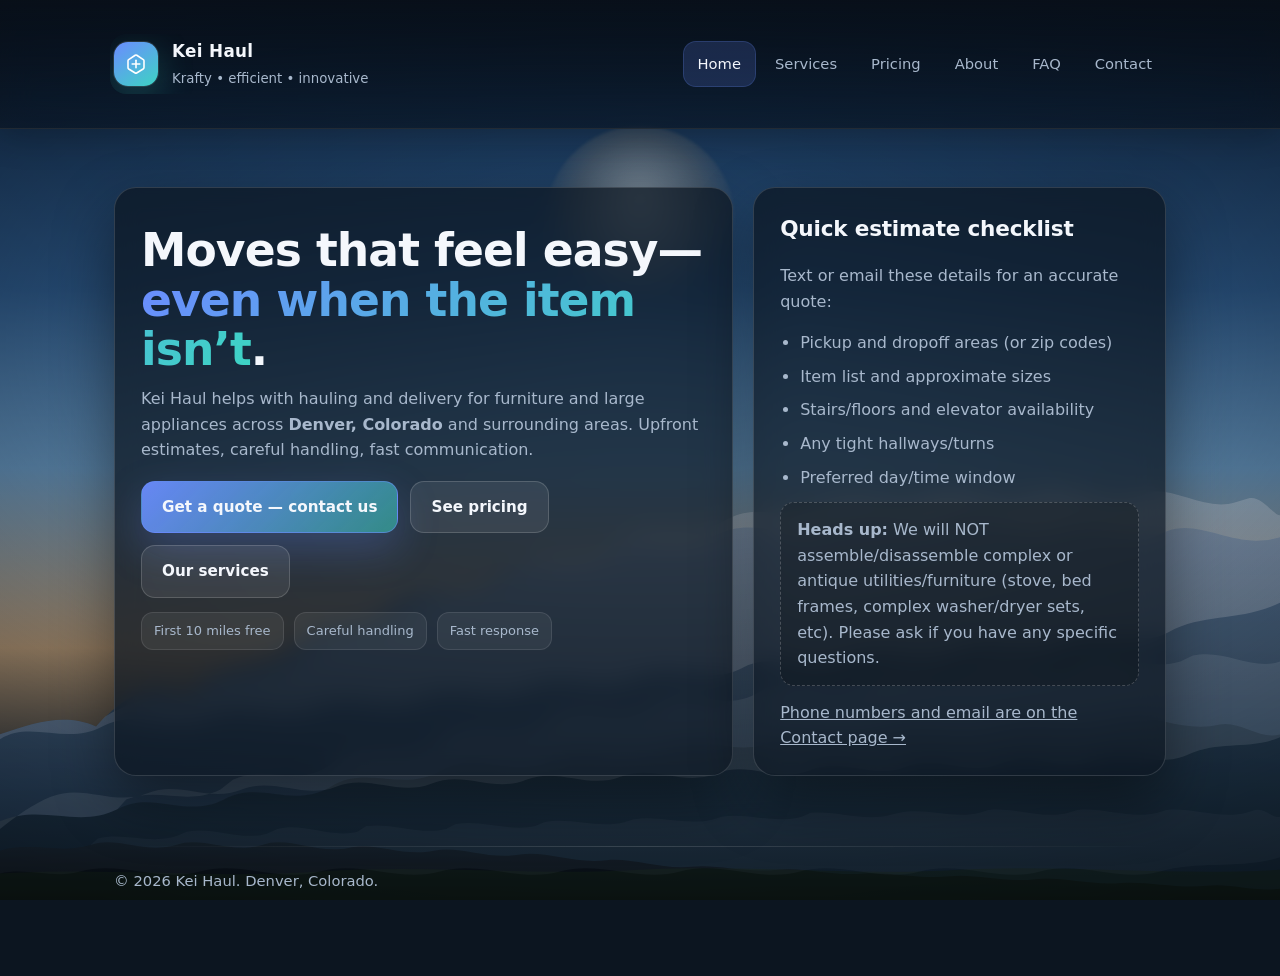
<file: index.html>
<!doctype html>
<html lang="en">
<head>
  <meta charset="utf-8" />
  <meta name="viewport" content="width=device-width,initial-scale=1" />
  <meta name="description" content="Kei Haul — appliance and furniture moves in Denver, CO and beyond." />
  <title>Kei Haul | Denver Hauling and Appliance Moves</title>
  <link rel="stylesheet" href="css/site.css" />
</head>
<body>
  <div class="mountain-backdrop" aria-hidden="true">
    <div class="mb-sky"></div>
    <div class="mb-sun" data-parallax-sun="0.45"></div>
    <div class="mb-layer mb-far" data-parallax="0.12"></div>
    <div class="mb-layer mb-mid" data-parallax="0.24"></div>
    <div class="mb-layer mb-near" data-parallax="0.38"></div>
    <div class="mb-vignette"></div>
  </div>
  <header>
    <div class="wrap">
      <div class="nav">
        <a class="brand ui-hover ui-hover--panel" href="index.html" aria-label="Kei Haul home">
          <span class="mark" aria-hidden="true">
            <svg viewBox="0 0 24 24" fill="none" xmlns="http://www.w3.org/2000/svg">
              <path d="M4 15.5V8.8c0-.5.25-.97.67-1.25l6.5-4.3c.5-.33 1.15-.33 1.65 0l6.5 4.3c.42.28.67.75.67 1.25v6.7c0 .62-.33 1.2-.86 1.52l-6.5 3.95c-.43.26-.97.26-1.4 0l-6.5-3.95A1.78 1.78 0 0 1 4 15.5Z" stroke="white" stroke-width="1.6"/>
              <path d="M8.2 12h7.6" stroke="white" stroke-width="1.6" stroke-linecap="round"/>
              <path d="M12 8.2v7.6" stroke="white" stroke-width="1.6" stroke-linecap="round"/>
            </svg>
          </span>
          <span>
            <b>Kei Haul</b><br />
            <small class="muted">Krafty • efficient • innovative</small>
          </span>
        </a>

        <nav class="links" aria-label="Site navigation">
          <a class="ui-hover" href="index.html" aria-current="page">Home</a>
          <a class="ui-hover" href="services.html">Services</a>
          <a class="ui-hover" href="pricing.html">Pricing</a>
          <a class="ui-hover" href="about.html">About</a>
          <a class="ui-hover" href="faq.html">FAQ</a>
          <a class="ui-hover" href="contact.html">Contact</a>
        </nav>
      </div>
    </div>
  </header>

  <main id="top" class="wrap">
    <section style="padding-top:34px">
      <div class="grid">
        <div class="card ui-hover ui-hover--panel"><div class="pad">
          <h1>Moves that feel easy—<span class="accent-gradient">even when the item isn’t</span>.</h1>
          <p class="muted" style="font-size:16px;max-width:62ch;margin-top:0">Kei Haul helps with hauling and delivery for furniture and large appliances across <b>Denver, Colorado</b> and surrounding areas. Upfront estimates, careful handling, fast communication.</p>
          <div class="cta">
            <a class="btn primary ui-hover" href="contact.html">Get a quote — contact us</a>
            <a class="btn ui-hover" href="pricing.html">See pricing</a>
            <a class="btn ui-hover" href="services.html">Our services</a>
          </div>
          <div style="margin-top:14px; display:flex; gap:10px; flex-wrap:wrap">
            <span class="hero-chip ui-hover">First 10 miles free</span>
            <span class="hero-chip ui-hover">Careful handling</span>
            <span class="hero-chip ui-hover">Fast response</span>
          </div>
        </div></div>

        <div class="card ui-hover ui-hover--panel"><div class="pad">
          <h2 style="margin-top:0">Quick estimate checklist</h2>
          <p class="muted">Text or email these details for an accurate quote:</p>
          <ul class="list">
            <li>Pickup and dropoff areas (or zip codes)</li>
            <li>Item list and approximate sizes</li>
            <li>Stairs/floors and elevator availability</li>
            <li>Any tight hallways/turns</li>
            <li>Preferred day/time window</li>
          </ul>
          <div class="note"><b>Heads up:</b> We will NOT assemble/disassemble complex or antique utilities/furniture (stove, bed frames, complex washer/dryer sets, etc). Please ask if you have any specific questions.</div>
          <p class="muted" style="margin:14px 0 0"><a href="contact.html">Phone numbers and email are on the Contact page →</a></p>
        </div></div>
      </div>
    </section>
    <footer>
      <div class="hr"></div>
      <div class="muted">© <span id="y"></span> Kei Haul. Denver, Colorado.</div>
    </footer>
  </main>

  <script src="js/parallax.js"></script>
  <script>document.getElementById('y').textContent = new Date().getFullYear();</script>
</body>
</html>
</file>
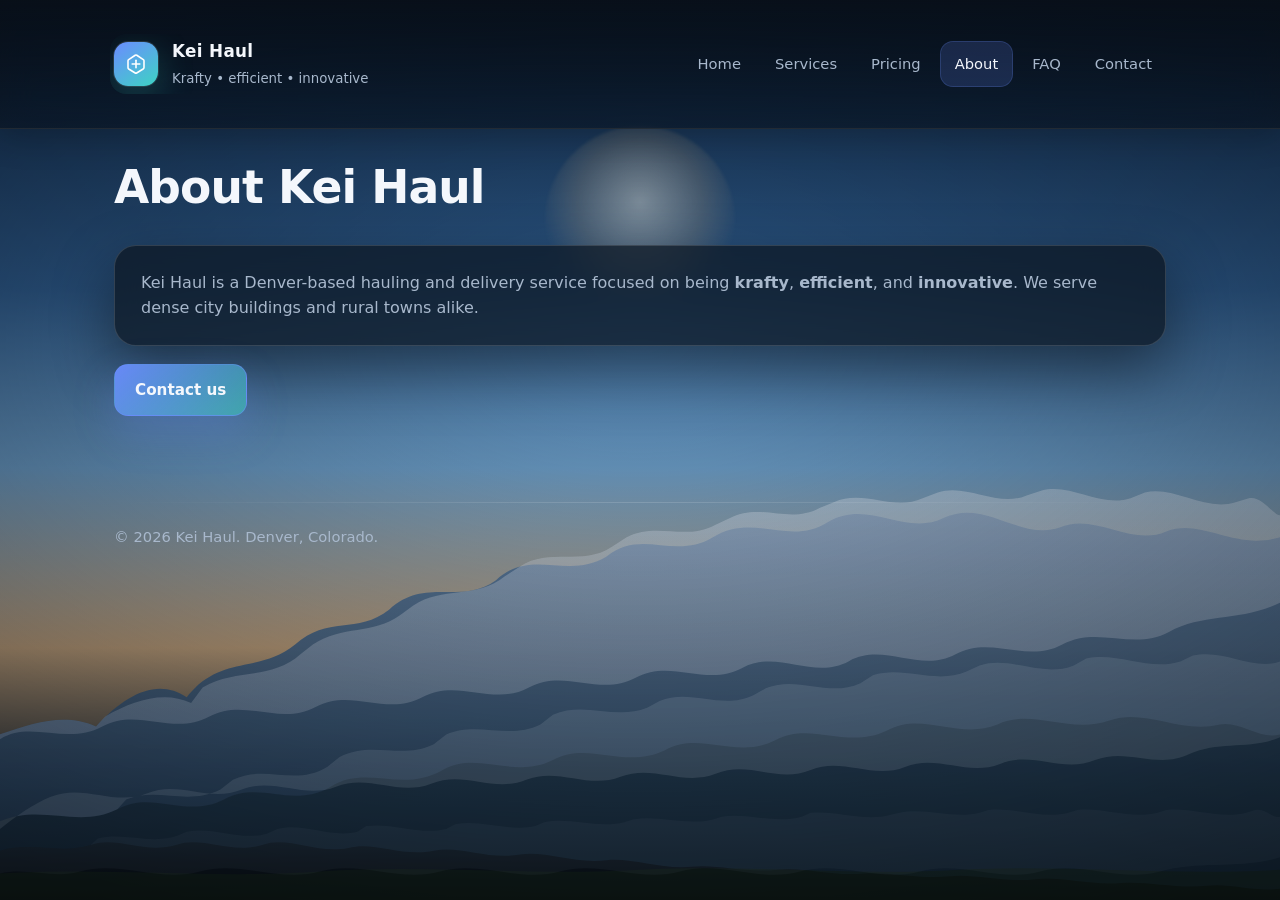
<file: about.html>
<!doctype html>
<html lang="en">
<head>
  <meta charset="utf-8" />
  <meta name="viewport" content="width=device-width,initial-scale=1" />
  <meta name="description" content="About Kei Haul — Denver hauling and delivery." />
  <title>About | Kei Haul</title>
  <link rel="stylesheet" href="css/site.css" />
</head>
<body>
  <div class="mountain-backdrop" aria-hidden="true">
    <div class="mb-sky"></div>
    <div class="mb-sun" data-parallax-sun="0.45"></div>
    <div class="mb-layer mb-far" data-parallax="0.12"></div>
    <div class="mb-layer mb-mid" data-parallax="0.24"></div>
    <div class="mb-layer mb-near" data-parallax="0.38"></div>
    <div class="mb-vignette"></div>
  </div>
  <header>
    <div class="wrap">
      <div class="nav">
        <a class="brand ui-hover ui-hover--panel" href="index.html" aria-label="Kei Haul home">
          <span class="mark" aria-hidden="true">
            <svg viewBox="0 0 24 24" fill="none" xmlns="http://www.w3.org/2000/svg">
              <path d="M4 15.5V8.8c0-.5.25-.97.67-1.25l6.5-4.3c.5-.33 1.15-.33 1.65 0l6.5 4.3c.42.28.67.75.67 1.25v6.7c0 .62-.33 1.2-.86 1.52l-6.5 3.95c-.43.26-.97.26-1.4 0l-6.5-3.95A1.78 1.78 0 0 1 4 15.5Z" stroke="white" stroke-width="1.6"/>
              <path d="M8.2 12h7.6" stroke="white" stroke-width="1.6" stroke-linecap="round"/>
              <path d="M12 8.2v7.6" stroke="white" stroke-width="1.6" stroke-linecap="round"/>
            </svg>
          </span>
          <span><b>Kei Haul</b><br /><small class="muted">Krafty • efficient • innovative</small></span>
        </a>
        <nav class="links" aria-label="Site navigation">
          <a class="ui-hover" href="index.html">Home</a>
          <a class="ui-hover" href="services.html">Services</a>
          <a class="ui-hover" href="pricing.html">Pricing</a>
          <a class="ui-hover" href="about.html" aria-current="page">About</a>
          <a class="ui-hover" href="faq.html">FAQ</a>
          <a class="ui-hover" href="contact.html">Contact</a>
        </nav>
      </div>
    </div>
  </header>

  <main class="wrap">
    <h1 class="page-title">About Kei Haul</h1>
    <section>
      <div class="card ui-hover ui-hover--panel"><div class="pad">
        <p class="muted" style="margin:0">Kei Haul is a Denver-based hauling and delivery service focused on being <b>krafty</b>, <b>efficient</b>, and <b>innovative</b>. We serve dense city buildings and rural towns alike.</p>
      </div></div>
      <p style="margin-top:18px"><a class="btn primary ui-hover" href="contact.html">Contact us</a></p>
    </section>
    <footer>
      <div class="hr"></div>
      <div class="muted">© <span id="y"></span> Kei Haul. Denver, Colorado.</div>
    </footer>
  </main>
  <script src="js/parallax.js"></script>
  <script>document.getElementById('y').textContent = new Date().getFullYear();</script>
</body>
</html>
</file>
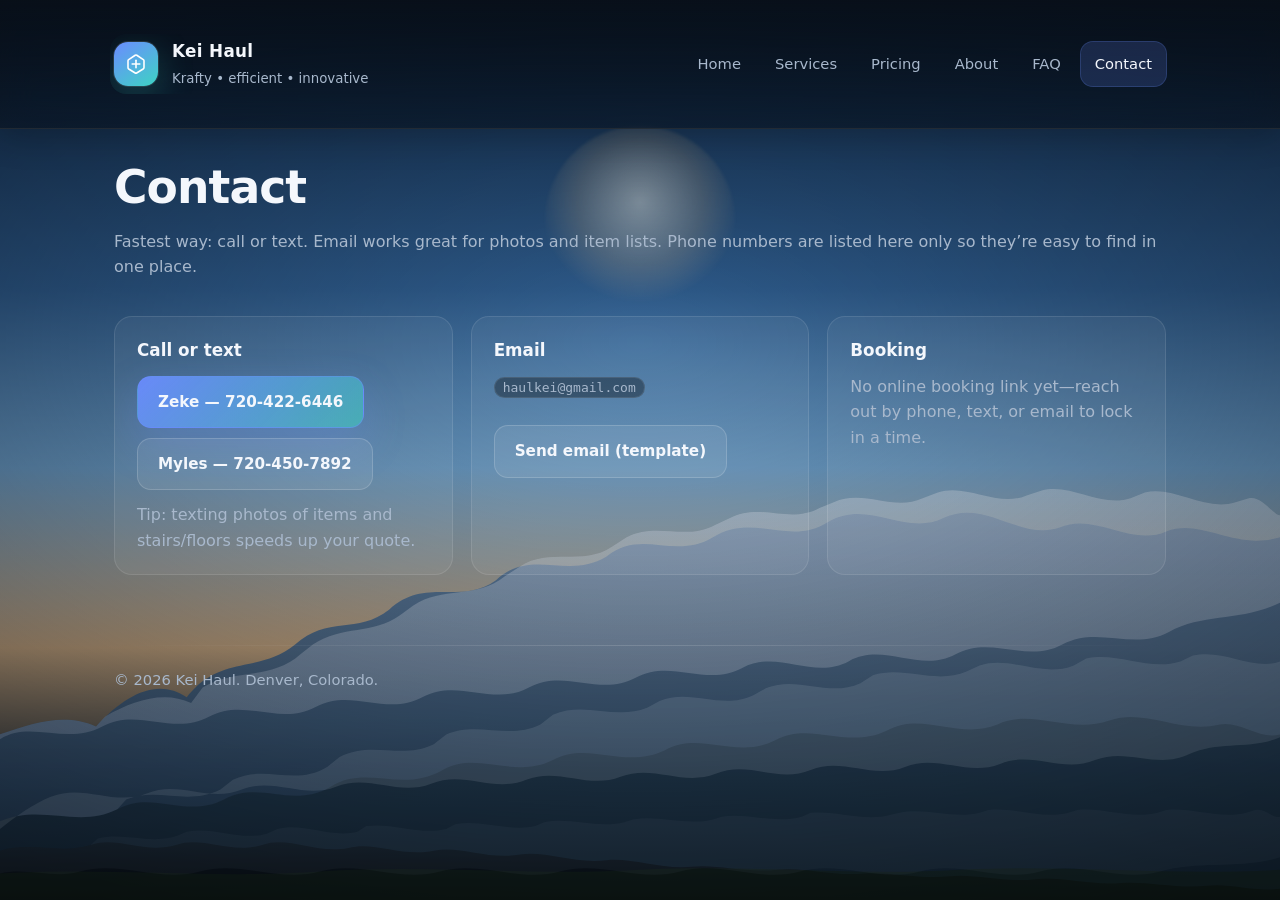
<file: contact.html>
<!doctype html>
<html lang="en">
<head>
  <meta charset="utf-8" />
  <meta name="viewport" content="width=device-width,initial-scale=1" />
  <meta name="description" content="Contact Kei Haul — call, text, or email for a quote. Denver hauling." />
  <title>Contact | Kei Haul</title>
  <link rel="stylesheet" href="css/site.css" />
</head>
<body>
  <div class="mountain-backdrop" aria-hidden="true">
    <div class="mb-sky"></div>
    <div class="mb-sun" data-parallax-sun="0.45"></div>
    <div class="mb-layer mb-far" data-parallax="0.12"></div>
    <div class="mb-layer mb-mid" data-parallax="0.24"></div>
    <div class="mb-layer mb-near" data-parallax="0.38"></div>
    <div class="mb-vignette"></div>
  </div>
  <header>
    <div class="wrap">
      <div class="nav">
        <a class="brand ui-hover ui-hover--panel" href="index.html" aria-label="Kei Haul home">
          <span class="mark" aria-hidden="true">
            <svg viewBox="0 0 24 24" fill="none" xmlns="http://www.w3.org/2000/svg">
              <path d="M4 15.5V8.8c0-.5.25-.97.67-1.25l6.5-4.3c.5-.33 1.15-.33 1.65 0l6.5 4.3c.42.28.67.75.67 1.25v6.7c0 .62-.33 1.2-.86 1.52l-6.5 3.95c-.43.26-.97.26-1.4 0l-6.5-3.95A1.78 1.78 0 0 1 4 15.5Z" stroke="white" stroke-width="1.6"/>
              <path d="M8.2 12h7.6" stroke="white" stroke-width="1.6" stroke-linecap="round"/>
              <path d="M12 8.2v7.6" stroke="white" stroke-width="1.6" stroke-linecap="round"/>
            </svg>
          </span>
          <span><b>Kei Haul</b><br /><small class="muted">Krafty • efficient • innovative</small></span>
        </a>
        <nav class="links" aria-label="Site navigation">
          <a class="ui-hover" href="index.html">Home</a>
          <a class="ui-hover" href="services.html">Services</a>
          <a class="ui-hover" href="pricing.html">Pricing</a>
          <a class="ui-hover" href="about.html">About</a>
          <a class="ui-hover" href="faq.html">FAQ</a>
          <a class="ui-hover" href="contact.html" aria-current="page">Contact</a>
        </nav>
      </div>
    </div>
  </header>

  <main class="wrap">
    <h1 class="page-title">Contact</h1>
    <p class="muted">Fastest way: call or text. Email works great for photos and item lists. Phone numbers are listed here only so they’re easy to find in one place.</p>

    <section>
      <div class="cols">
        <div class="tile ui-hover ui-hover--panel">
          <b>Call or text</b>
          <div style="margin-top:12px;display:flex;flex-direction:column;gap:10px;align-items:flex-start">
            <a class="btn primary" href="tel:+17204226446">Zeke — 720-422-6446</a>
            <a class="btn" href="tel:+17204507892">Myles — 720-450-7892</a>
          </div>
          <p class="muted" style="margin-top:12px;margin-bottom:0">Tip: texting photos of items and stairs/floors speeds up your quote.</p>
        </div>
        <div class="tile ui-hover ui-hover--panel">
          <b>Email</b>
          <p class="muted" style="margin-top:10px"><code style="background:rgba(0,0,0,.35);padding:2px 8px;border-radius:999px;border:1px solid rgba(255,255,255,.10)">haulkei@gmail.com</code></p>
          <a class="btn" style="margin-top:10px" href="mailto:haulkei@gmail.com?subject=Kei%20Haul%20Estimate%20Request&body=Pickup%20area%3A%0ADropoff%20area%3A%0AItem%20list%3A%0AFloors%2Fstairs%3A%0APreferred%20time%3A%0APhotos%20link%20(if%20any)%3A">Send email (template)</a>
        </div>
        <div class="tile ui-hover ui-hover--panel">
          <b>Booking</b>
          <p class="muted" style="margin-top:10px;margin-bottom:0">No online booking link yet—reach out by phone, text, or email to lock in a time.</p>
        </div>
      </div>
    </section>

    <footer>
      <div class="hr"></div>
      <div class="muted">© <span id="y"></span> Kei Haul. Denver, Colorado.</div>
    </footer>
  </main>
  <script src="js/parallax.js"></script>
  <script>document.getElementById('y').textContent = new Date().getFullYear();</script>
</body>
</html>
</file>
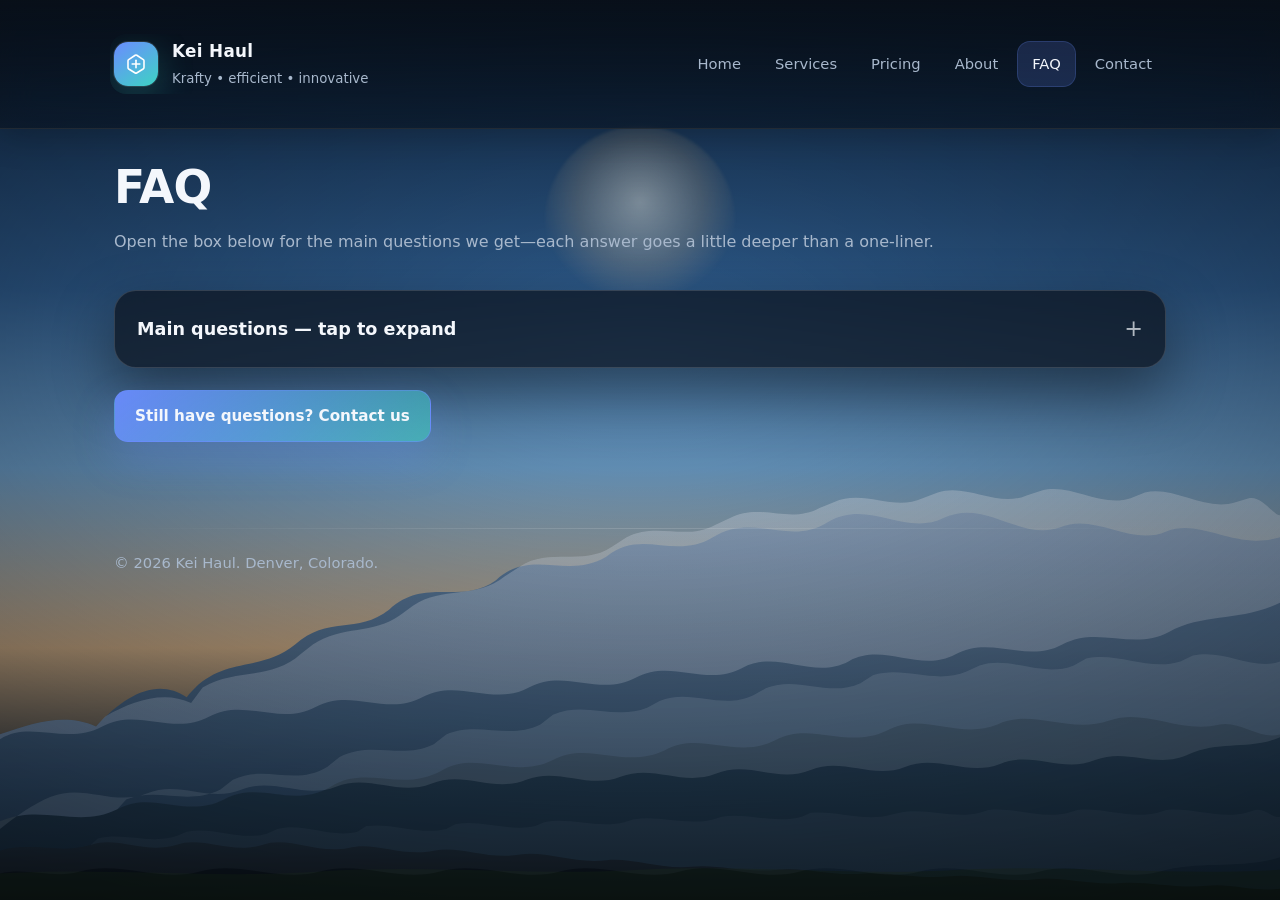
<file: faq.html>
<!doctype html>
<html lang="en">
<head>
  <meta charset="utf-8" />
  <meta name="viewport" content="width=device-width,initial-scale=1" />
  <meta name="description" content="Kei Haul FAQ — assembly, mileage, estimates, pricing." />
  <title>FAQ | Kei Haul</title>
  <link rel="stylesheet" href="css/site.css" />
</head>
<body>
  <div class="mountain-backdrop" aria-hidden="true">
    <div class="mb-sky"></div>
    <div class="mb-sun" data-parallax-sun="0.45"></div>
    <div class="mb-layer mb-far" data-parallax="0.12"></div>
    <div class="mb-layer mb-mid" data-parallax="0.24"></div>
    <div class="mb-layer mb-near" data-parallax="0.38"></div>
    <div class="mb-vignette"></div>
  </div>
  <header>
    <div class="wrap">
      <div class="nav">
        <a class="brand ui-hover ui-hover--panel" href="index.html" aria-label="Kei Haul home">
          <span class="mark" aria-hidden="true">
            <svg viewBox="0 0 24 24" fill="none" xmlns="http://www.w3.org/2000/svg">
              <path d="M4 15.5V8.8c0-.5.25-.97.67-1.25l6.5-4.3c.5-.33 1.15-.33 1.65 0l6.5 4.3c.42.28.67.75.67 1.25v6.7c0 .62-.33 1.2-.86 1.52l-6.5 3.95c-.43.26-.97.26-1.4 0l-6.5-3.95A1.78 1.78 0 0 1 4 15.5Z" stroke="white" stroke-width="1.6"/>
              <path d="M8.2 12h7.6" stroke="white" stroke-width="1.6" stroke-linecap="round"/>
              <path d="M12 8.2v7.6" stroke="white" stroke-width="1.6" stroke-linecap="round"/>
            </svg>
          </span>
          <span><b>Kei Haul</b><br /><small class="muted">Krafty • efficient • innovative</small></span>
        </a>
        <nav class="links" aria-label="Site navigation">
          <a class="ui-hover" href="index.html">Home</a>
          <a class="ui-hover" href="services.html">Services</a>
          <a class="ui-hover" href="pricing.html">Pricing</a>
          <a class="ui-hover" href="about.html">About</a>
          <a class="ui-hover" href="faq.html" aria-current="page">FAQ</a>
          <a class="ui-hover" href="contact.html">Contact</a>
        </nav>
      </div>
    </div>
  </header>

  <main class="wrap">
    <h1 class="page-title">FAQ</h1>
    <p class="muted">Open the box below for the main questions we get—each answer goes a little deeper than a one-liner.</p>

    <section>
      <details class="faq-master ui-hover ui-hover--panel">
        <summary>Main questions — tap to expand</summary>
        <div class="faq-body">
          <h3>Do you assemble or disassemble furniture and appliances?</h3>
          <p>We’re set up to <strong>move</strong> your items safely, not to rebuild complex systems in the field. That means we generally won’t take apart stoves, intricate bed frames, antique pieces with fragile joinery, or stacked washer/dryer setups that need specialized disassembly to avoid damage or warranty issues.</p>
          <p>If you’re unsure whether your item falls in that bucket, the fastest path is a photo (front + hookups if it’s an appliance) and a short note about what you need disconnected. We’ll tell you plainly if it’s something we can’t touch, or if simple steps—like doors off hinges or a quick unhook you’ve already had done by a pro—are enough for us to haul it.</p>
          <p>That policy exists so we don’t create liability for your home, your equipment, or our crew mid-job. When in doubt, ask before move day.</p>

          <h3>How does mileage pricing work?</h3>
          <p>Your total estimate is built from several pieces: item pricing (by size category), stairs/floors, weight add-ons when a single item is very heavy, optional difficulty factors (long carries, tight turns), and <strong>mileage</strong> between pickup and drop-off.</p>
          <p>For mileage specifically: the <strong>first 10 miles are free</strong>. After that, each additional mile is <strong>$0.50</strong>. We use the addresses or zip codes you give us to estimate that segment up front so rural or outer-metro jobs don’t feel like a black box.</p>
          <p>If your route changes meaningfully (extra stop, different town), tell us before we dispatch so we can update the number. The goal is predictable math, not surprise add-ons at the door.</p>

          <h3>What should I send for a fast, accurate estimate?</h3>
          <p>Think in terms of <strong>where</strong>, <strong>what</strong>, and <strong>how hard the path is</strong>. The “where” is pickup and drop-off—full addresses are best, but at minimum both zip codes plus neighborhood context (e.g. “Cap Hill walk-up” vs “suburban driveway”).</p>
          <p>The “what” is your item list with rough sizes: couch length, fridge type, whether something is one piece or multiple pieces, and approximate weight if you know it (especially over ~200 lb for a single item, since that triggers add-on bands on our sheet).</p>
          <p>The path matters: floor count at each end, elevator or not, parking situation, and any tight hallways or stair turns. Photos taken from the approach (hall + doorway) beat long text every time. With that bundle, we can usually reply with a clear range or a firm quote before we book the window.</p>
          <ul>
            <li>Photos: item + stairs + any doorway that looks “snug”</li>
            <li>Timing: preferred day part (morning vs afternoon) if you care</li>
            <li>Contact: call, text, or email—whatever’s fastest for you</li>
          </ul>
        </div>
      </details>
      <p style="margin-top:22px"><a class="btn primary ui-hover" href="contact.html">Still have questions? Contact us</a></p>
    </section>
    <footer>
      <div class="hr"></div>
      <div class="muted">© <span id="y"></span> Kei Haul. Denver, Colorado.</div>
    </footer>
  </main>
  <script src="js/parallax.js"></script>
  <script>document.getElementById('y').textContent = new Date().getFullYear();</script>
</body>
</html>
</file>
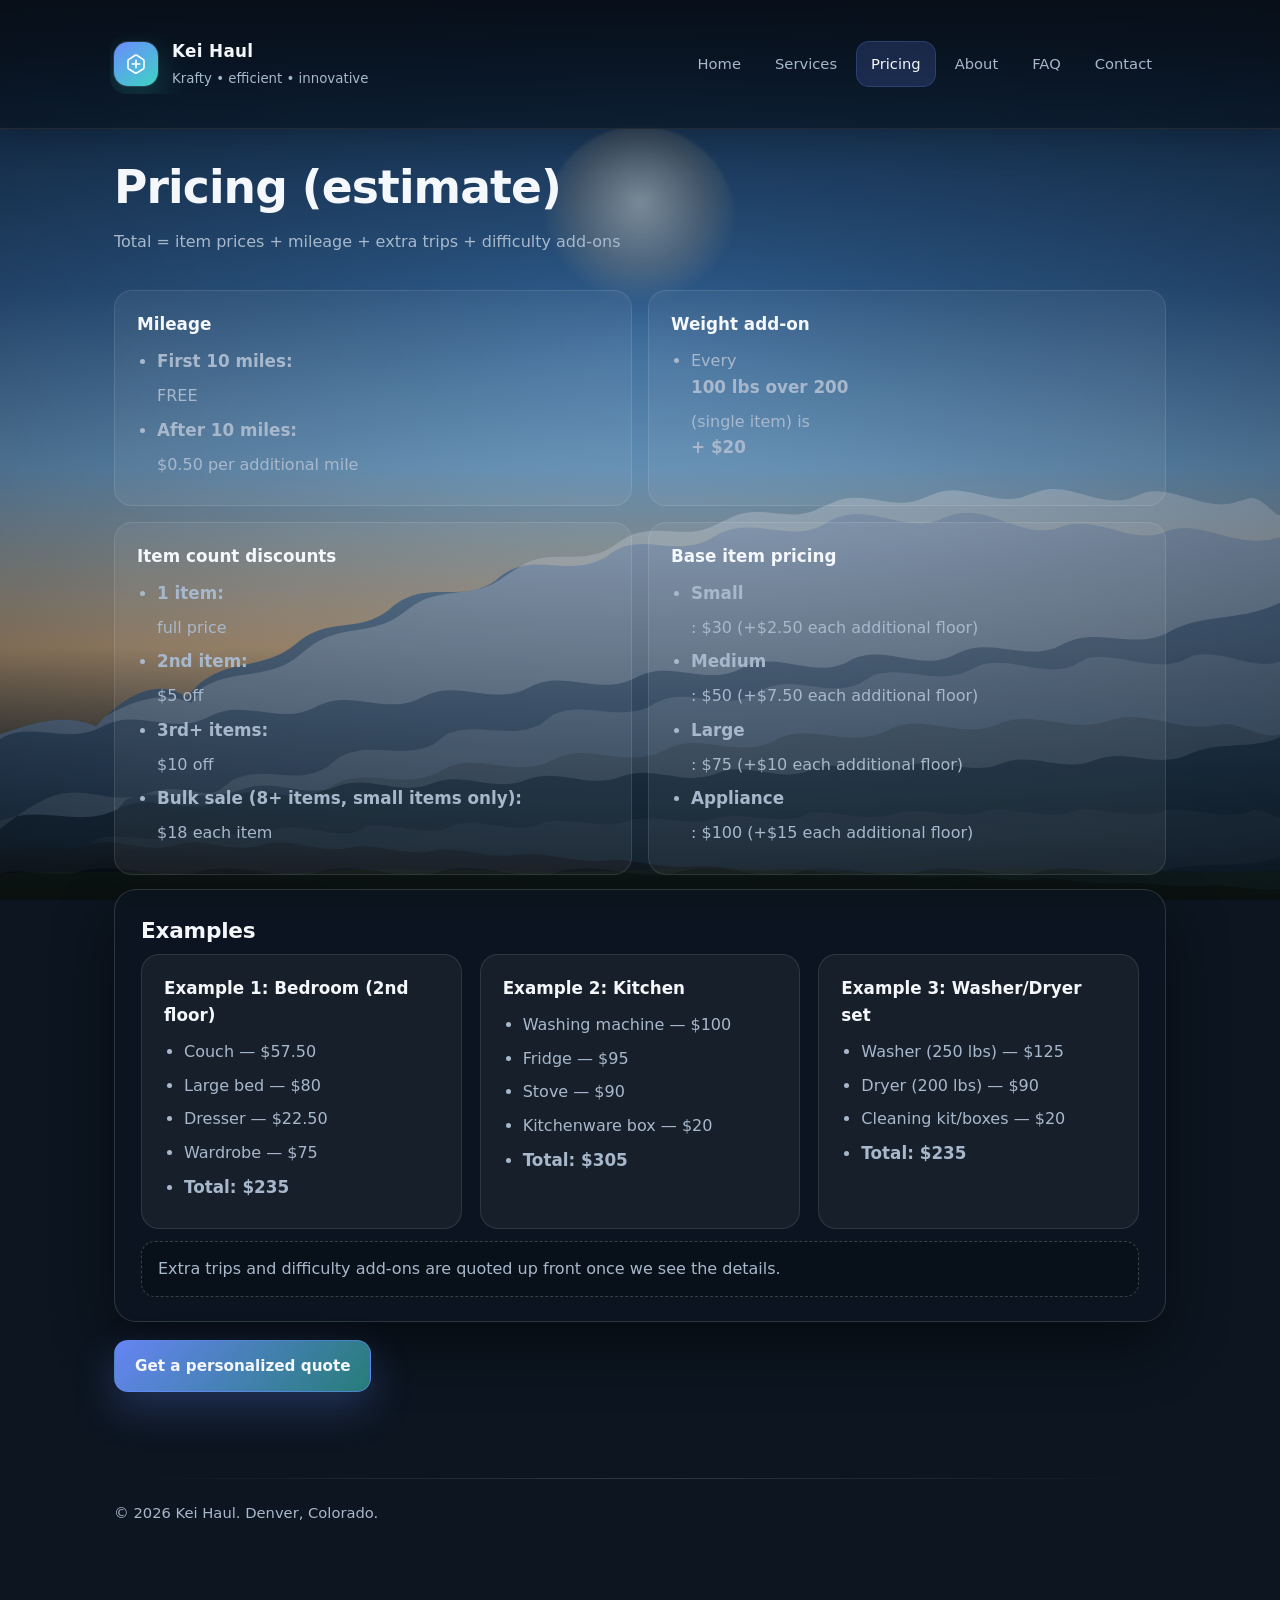
<file: pricing.html>
<!doctype html>
<html lang="en">
<head>
  <meta charset="utf-8" />
  <meta name="viewport" content="width=device-width,initial-scale=1" />
  <meta name="description" content="Kei Haul pricing — mileage, item tiers, examples. Denver hauling estimates." />
  <title>Pricing | Kei Haul</title>
  <link rel="stylesheet" href="css/site.css" />
</head>
<body>
  <div class="mountain-backdrop" aria-hidden="true">
    <div class="mb-sky"></div>
    <div class="mb-sun" data-parallax-sun="0.45"></div>
    <div class="mb-layer mb-far" data-parallax="0.12"></div>
    <div class="mb-layer mb-mid" data-parallax="0.24"></div>
    <div class="mb-layer mb-near" data-parallax="0.38"></div>
    <div class="mb-vignette"></div>
  </div>
  <header>
    <div class="wrap">
      <div class="nav">
        <a class="brand ui-hover ui-hover--panel" href="index.html" aria-label="Kei Haul home">
          <span class="mark" aria-hidden="true">
            <svg viewBox="0 0 24 24" fill="none" xmlns="http://www.w3.org/2000/svg">
              <path d="M4 15.5V8.8c0-.5.25-.97.67-1.25l6.5-4.3c.5-.33 1.15-.33 1.65 0l6.5 4.3c.42.28.67.75.67 1.25v6.7c0 .62-.33 1.2-.86 1.52l-6.5 3.95c-.43.26-.97.26-1.4 0l-6.5-3.95A1.78 1.78 0 0 1 4 15.5Z" stroke="white" stroke-width="1.6"/>
              <path d="M8.2 12h7.6" stroke="white" stroke-width="1.6" stroke-linecap="round"/>
              <path d="M12 8.2v7.6" stroke="white" stroke-width="1.6" stroke-linecap="round"/>
            </svg>
          </span>
          <span><b>Kei Haul</b><br /><small class="muted">Krafty • efficient • innovative</small></span>
        </a>
        <nav class="links" aria-label="Site navigation">
          <a class="ui-hover" href="index.html">Home</a>
          <a class="ui-hover" href="services.html">Services</a>
          <a class="ui-hover" href="pricing.html" aria-current="page">Pricing</a>
          <a class="ui-hover" href="about.html">About</a>
          <a class="ui-hover" href="faq.html">FAQ</a>
          <a class="ui-hover" href="contact.html">Contact</a>
        </nav>
      </div>
    </div>
  </header>

  <main class="wrap">
    <h1 class="page-title">Pricing (estimate)</h1>
    <p class="muted">Total = item prices + mileage + extra trips + difficulty add-ons</p>

    <section>
      <div class="pricing">
        <div class="tile ui-hover ui-hover--panel"><b>Mileage</b><ul class="list"><li><b>First 10 miles:</b> FREE</li><li><b>After 10 miles:</b> $0.50 per additional mile</li></ul></div>
        <div class="tile ui-hover ui-hover--panel"><b>Weight add-on</b><ul class="list"><li>Every <b>100 lbs over 200</b> (single item) is <b>+ $20</b></li></ul></div>
        <div class="tile ui-hover ui-hover--panel"><b>Item count discounts</b><ul class="list"><li><b>1 item:</b> full price</li><li><b>2nd item:</b> $5 off</li><li><b>3rd+ items:</b> $10 off</li><li><b>Bulk sale (8+ items, small items only):</b> $18 each item</li></ul></div>
        <div class="tile ui-hover ui-hover--panel"><b>Base item pricing</b><ul class="list"><li><b>Small</b>: $30 (+$2.50 each additional floor)</li><li><b>Medium</b>: $50 (+$7.50 each additional floor)</li><li><b>Large</b>: $75 (+$10 each additional floor)</li><li><b>Appliance</b>: $100 (+$15 each additional floor)</li></ul></div>
      </div>

      <div class="card ui-hover ui-hover--panel" style="margin-top:14px"><div class="pad">
        <h2 style="margin:0 0 6px">Examples</h2>
        <div class="cols">
          <div class="tile"><b>Example 1: Bedroom (2nd floor)</b><ul class="list"><li>Couch — $57.50</li><li>Large bed — $80</li><li>Dresser — $22.50</li><li>Wardrobe — $75</li><li><b>Total: $235</b></li></ul></div>
          <div class="tile"><b>Example 2: Kitchen</b><ul class="list"><li>Washing machine — $100</li><li>Fridge — $95</li><li>Stove — $90</li><li>Kitchenware box — $20</li><li><b>Total: $305</b></li></ul></div>
          <div class="tile"><b>Example 3: Washer/Dryer set</b><ul class="list"><li>Washer (250 lbs) — $125</li><li>Dryer (200 lbs) — $90</li><li>Cleaning kit/boxes — $20</li><li><b>Total: $235</b></li></ul></div>
        </div>
        <div class="note">Extra trips and difficulty add-ons are quoted up front once we see the details.</div>
      </div></div>
      <p style="margin-top:18px"><a class="btn primary ui-hover" href="contact.html">Get a personalized quote</a></p>
    </section>

    <footer>
      <div class="hr"></div>
      <div class="muted">© <span id="y"></span> Kei Haul. Denver, Colorado.</div>
    </footer>
  </main>
  <script src="js/parallax.js"></script>
  <script>document.getElementById('y').textContent = new Date().getFullYear();</script>
</body>
</html>
</file>
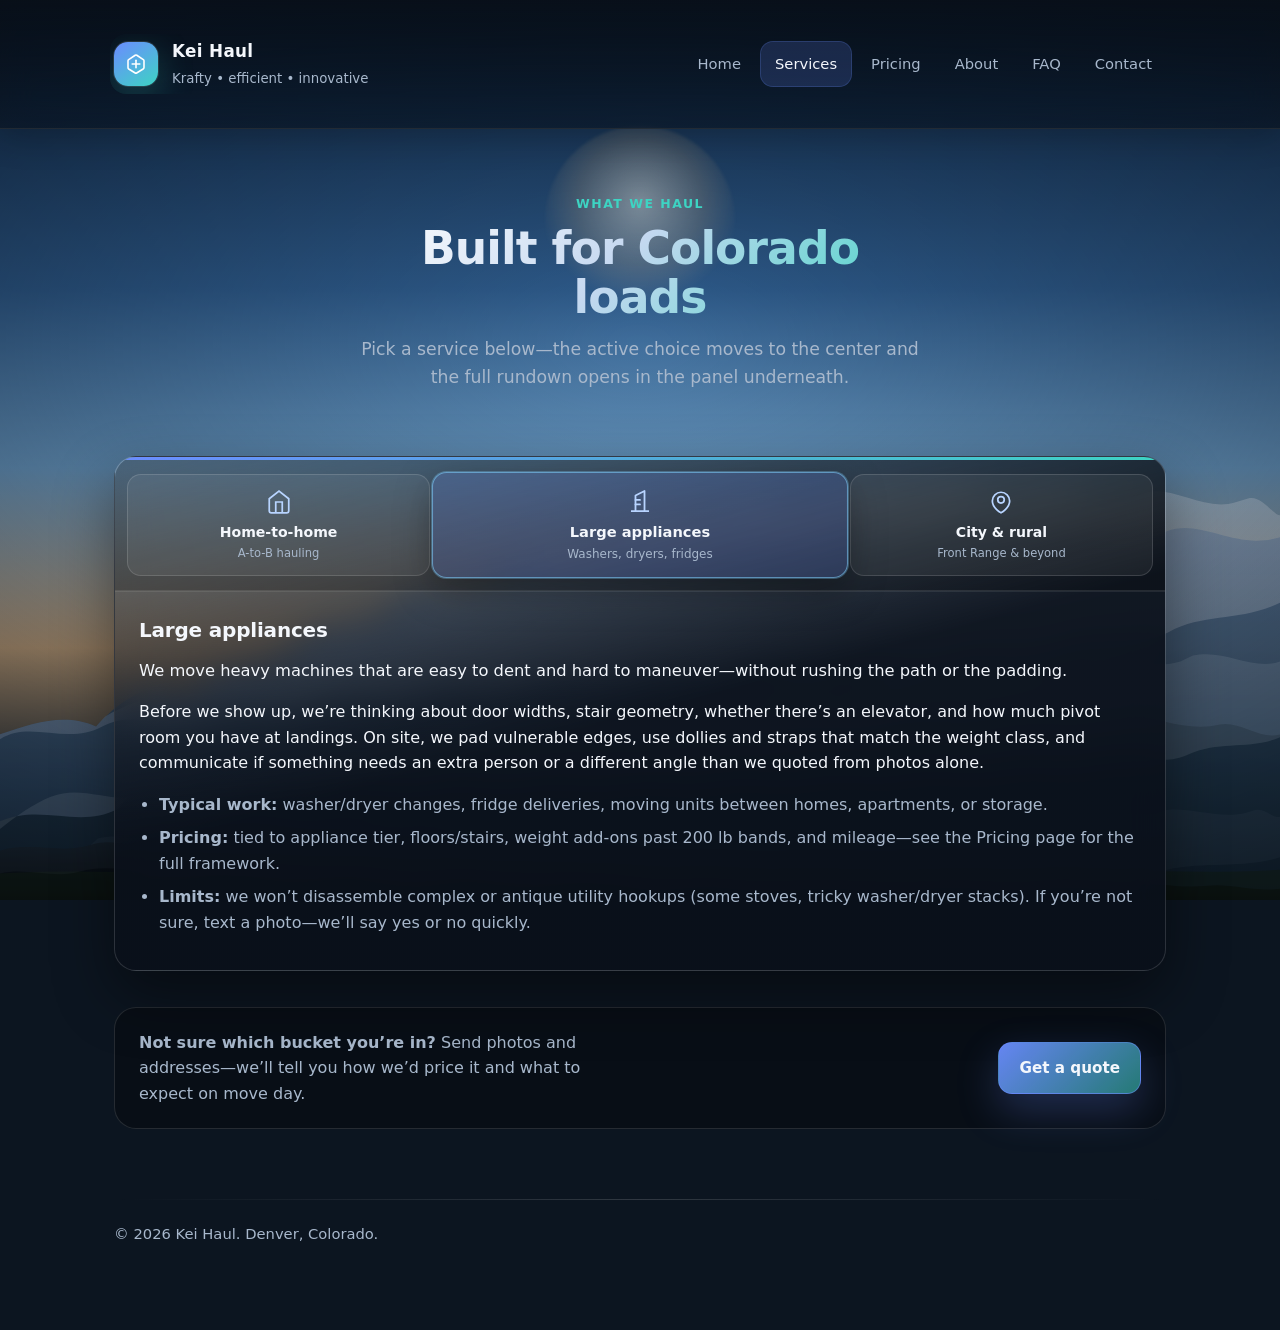
<file: services.html>
<!doctype html>
<html lang="en">
<head>
  <meta charset="utf-8" />
  <meta name="viewport" content="width=device-width,initial-scale=1" />
  <meta name="description" content="Kei Haul services — appliances, home-to-home hauling, Colorado." />
  <title>Services | Kei Haul</title>
  <link rel="stylesheet" href="css/site.css" />
</head>
<body>
  <div class="mountain-backdrop" aria-hidden="true">
    <div class="mb-sky"></div>
    <div class="mb-sun" data-parallax-sun="0.45"></div>
    <div class="mb-layer mb-far" data-parallax="0.12"></div>
    <div class="mb-layer mb-mid" data-parallax="0.24"></div>
    <div class="mb-layer mb-near" data-parallax="0.38"></div>
    <div class="mb-vignette"></div>
  </div>
  <header>
    <div class="wrap">
      <div class="nav">
        <a class="brand ui-hover ui-hover--panel" href="index.html" aria-label="Kei Haul home">
          <span class="mark" aria-hidden="true">
            <svg viewBox="0 0 24 24" fill="none" xmlns="http://www.w3.org/2000/svg">
              <path d="M4 15.5V8.8c0-.5.25-.97.67-1.25l6.5-4.3c.5-.33 1.15-.33 1.65 0l6.5 4.3c.42.28.67.75.67 1.25v6.7c0 .62-.33 1.2-.86 1.52l-6.5 3.95c-.43.26-.97.26-1.4 0l-6.5-3.95A1.78 1.78 0 0 1 4 15.5Z" stroke="white" stroke-width="1.6"/>
              <path d="M8.2 12h7.6" stroke="white" stroke-width="1.6" stroke-linecap="round"/>
              <path d="M12 8.2v7.6" stroke="white" stroke-width="1.6" stroke-linecap="round"/>
            </svg>
          </span>
          <span><b>Kei Haul</b><br /><small class="muted">Krafty • efficient • innovative</small></span>
        </a>
        <nav class="links" aria-label="Site navigation">
          <a class="ui-hover" href="index.html">Home</a>
          <a class="ui-hover" href="services.html" aria-current="page">Services</a>
          <a class="ui-hover" href="pricing.html">Pricing</a>
          <a class="ui-hover" href="about.html">About</a>
          <a class="ui-hover" href="faq.html">FAQ</a>
          <a class="ui-hover" href="contact.html">Contact</a>
        </nav>
      </div>
    </div>
  </header>

  <main class="wrap">
    <div class="services-hero">
      <p class="eyebrow">What we haul</p>
      <h1>Built for Colorado loads</h1>
      <p class="lead">Pick a service below—the active choice moves to the center and the full rundown opens in the panel underneath.</p>
    </div>

    <section>
      <div class="service-hub ui-hover ui-hover--panel">
        <div class="service-tab-bar" role="tablist" aria-label="Choose a service">
          <button type="button" class="service-tab is-active" role="tab" data-key="appliances" aria-selected="true" style="order:2">
            <span class="tab-icon" aria-hidden="true">
              <svg viewBox="0 0 24 24" fill="none" xmlns="http://www.w3.org/2000/svg"><path d="M8 21V7l8-4v18" stroke="currentColor" stroke-width="1.6" stroke-linecap="round" stroke-linejoin="round"/><path d="M4 21h16" stroke="currentColor" stroke-width="1.6"/><path d="M8 11h4M8 15h4" stroke="currentColor" stroke-width="1.6" stroke-linecap="round"/></svg>
            </span>
            <span>Large appliances</span>
            <span class="tab-sub">Washers, dryers, fridges</span>
          </button>
          <button type="button" class="service-tab" role="tab" data-key="home" aria-selected="false" style="order:1">
            <span class="tab-icon" aria-hidden="true">
              <svg viewBox="0 0 24 24" fill="none" xmlns="http://www.w3.org/2000/svg"><path d="M3 9l9-7 9 7v11a2 2 0 0 1-2 2H5a2 2 0 0 1-2-2V9z" stroke="currentColor" stroke-width="1.6"/><path d="M9 22V12h6v10" stroke="currentColor" stroke-width="1.6"/></svg>
            </span>
            <span>Home-to-home</span>
            <span class="tab-sub">A-to-B hauling</span>
          </button>
          <button type="button" class="service-tab" role="tab" data-key="region" aria-selected="false" style="order:3">
            <span class="tab-icon" aria-hidden="true">
              <svg viewBox="0 0 24 24" fill="none" xmlns="http://www.w3.org/2000/svg"><path d="M12 22s8-4.5 8-11a8 8 0 1 0-16 0c0 6.5 8 11 8 11z" stroke="currentColor" stroke-width="1.6"/><path d="M12 13a3 3 0 1 0 0-6 3 3 0 0 0 0 6z" stroke="currentColor" stroke-width="1.6"/></svg>
            </span>
            <span>City &amp; rural</span>
            <span class="tab-sub">Front Range &amp; beyond</span>
          </button>
        </div>

        <div class="service-panels">
          <div id="svc-appliances" class="service-panel is-active" role="tabpanel">
            <h2>Large appliances</h2>
            <p class="lead-p">We move heavy machines that are easy to dent and hard to maneuver—without rushing the path or the padding.</p>
            <p>Before we show up, we’re thinking about door widths, stair geometry, whether there’s an elevator, and how much pivot room you have at landings. On site, we pad vulnerable edges, use dollies and straps that match the weight class, and communicate if something needs an extra person or a different angle than we quoted from photos alone.</p>
            <ul>
              <li><strong>Typical work:</strong> washer/dryer changes, fridge deliveries, moving units between homes, apartments, or storage.</li>
              <li><strong>Pricing:</strong> tied to appliance tier, floors/stairs, weight add-ons past 200 lb bands, and mileage—see the Pricing page for the full framework.</li>
              <li><strong>Limits:</strong> we won’t disassemble complex or antique utility hookups (some stoves, tricky washer/dryer stacks). If you’re not sure, text a photo—we’ll say yes or no quickly.</li>
            </ul>
          </div>
          <div id="svc-home" class="service-panel" role="tabpanel" hidden>
            <h2>Home-to-home</h2>
            <p class="lead-p">Anything where your stuff needs to travel from one address to another in one coordinated trip—not necessarily a full-house move.</p>
            <p>That includes marketplace buys, store pickups, shuffling furniture between family members, or clearing a few rooms. We align on pickup and drop-off windows, protect finishes in both buildings, and load so nothing shifts on Denver streets or longer Front Range drives. If the walk from parking is longer than expected or the stairs don’t match the photos, we’ll adjust before we scratch a wall.</p>
            <ul>
              <li><strong>Why people book this:</strong> smaller than a full mover minimum, but too big for the back of a sedan.</li>
              <li><strong>Discounts:</strong> multi-item rules apply when several pieces ride together—see Pricing.</li>
              <li><strong>What helps us quote:</strong> both zip codes or addresses, item list, floor counts, elevator yes/no, and a few pictures of tight spots.</li>
            </ul>
          </div>
          <div id="svc-region" class="service-panel" role="tabpanel" hidden>
            <h2>City &amp; rural</h2>
            <p class="lead-p">Colorado isn’t one kind of job—downtown walk-ups and mountain-town driveways both show up on our calendar.</p>
            <p>Urban work usually means elevators, loading zones, short time windows, and protecting common hallways. Rural or outer-metro work usually means mileage and sometimes longer carries from where we can park. We spell out both up front: city quotes bake in realistic access time; rural quotes lean on the mileage table so longer drives stay fair instead of vague.</p>
            <ul>
              <li><strong>City:</strong> we ask about reserved elevators, basement vs upper floors, and narrow turns—those change time on the clock.</li>
              <li><strong>Rural / extended:</strong> first 10 miles free, then per-mile after that—same numbers you see on Pricing.</li>
              <li><strong>Either way:</strong> honest photos and a quick voice memo about parking beat surprises when we’re on your doorstep.</li>
            </ul>
          </div>
        </div>
      </div>

      <div class="services-band">
        <p><strong>Not sure which bucket you’re in?</strong> Send photos and addresses—we’ll tell you how we’d price it and what to expect on move day.</p>
        <a class="btn primary ui-hover" href="contact.html">Get a quote</a>
      </div>
    </section>

    <footer>
      <div class="hr"></div>
      <div class="muted">© <span id="y"></span> Kei Haul. Denver, Colorado.</div>
    </footer>
  </main>
  <script src="js/parallax.js"></script>
  <script src="js/service-tabs.js"></script>
  <script>document.getElementById('y').textContent = new Date().getFullYear();</script>
</body>
</html>
</file>
<file: css/site.css>
:root{
  --sky-top:#1e3a5f;
  --sky-mid:#3d6fa8;
  --sky-horizon:#c9a882;
  --ground:#0c1520;
  --card:rgba(12, 21, 32, 0.72);
  --card-border:rgba(255,255,255,.14);
  --text:#f4f7fc;
  --muted:#a8b8cc;
  --brand:#6b8cff;
  --brand2:#3dd4c3;
  --glow: 0 0 40px rgba(107, 140, 255, 0.15);
  --shadow: 0 24px 60px rgba(0,0,0,.45);
  --radius: 18px;
  --radius2: 22px;
  --max: 1100px;
}

*{box-sizing:border-box}
html{scroll-behavior:smooth}
html,body{min-height:100%}
body{
  margin:0;
  font-family: ui-sans-serif, system-ui, -apple-system, Segoe UI, Roboto, Helvetica, Arial;
  color:var(--text);
  background:var(--ground);
  line-height:1.6;
  position:relative;
}

/* Colorado-style sky + mountains (parallax layers in HTML) */
.mountain-backdrop{
  position:fixed;
  inset:0;
  z-index:0;
  pointer-events:none;
  overflow:hidden;
}
.mb-sky{
  position:absolute;
  inset:0;
  z-index:0;
  /* Fills full viewport when scrolling — no empty gap below mountains */
  background:
    linear-gradient(180deg, #0f2744 0%, #2d5a8a 32%, #6a9bc4 52%, #c9a882 72%, #1e2c3a 88%, #0a0f16 100%);
}
.mb-sun{
  position:absolute;
  left:50%;
  right:auto;
  top:14%;
  z-index:1;
  width:min(26vw, 190px);
  height:min(26vw, 190px);
  margin:0;
  border-radius:50%;
  background:radial-gradient(circle at 50% 40%, rgba(255,248,230,.92), rgba(255,210,150,.38) 42%, transparent 68%);
  opacity:.5;
  filter:blur(1.5px);
  will-change:transform;
  /* Horizontal center from JS: translateX(-50%); behind mountain layers */
}
.mb-layer{
  position:absolute;
  left:0;
  right:0;
  bottom:0;
  width:100%;
  height:min(58vh, 540px);
  background-repeat:no-repeat;
  background-position:center bottom;
  background-size:100% 100%;
  will-change:transform;
}
.mb-far{
  z-index:2;
  opacity:.92;
  height:min(52vh, 500px);
  background-image:url("../img/mountain-far.svg");
}
.mb-mid{
  z-index:3;
  opacity:.97;
  height:min(46vh, 440px);
  background-image:url("../img/mountain-mid.svg");
}
.mb-near{
  z-index:4;
  height:min(40vh, 380px);
  background-image:url("../img/mountain-near.svg");
}
.mb-vignette{
  position:absolute;
  inset:0;
  z-index:5;
  background:radial-gradient(ellipse 90% 70% at 50% 38%, transparent 0%, rgba(5,10,18,.5) 100%);
  mix-blend-mode:multiply;
}

a{color:inherit}

/* Hover: glimmer stays INSIDE box (overflow hidden); outline drawn inward */
@keyframes ui-glimmer-sweep{
  0%{ transform:translateX(-100%) skewX(-12deg); opacity:0; }
  20%{ opacity:.9; }
  100%{ transform:translateX(320%) skewX(-12deg); opacity:0; }
}
.ui-hover{
  position:relative;
  transition:transform .22s cubic-bezier(.34,1.45,.64,1),
              box-shadow .28s ease,
              border-color .22s ease;
}
/* Only outer “panels” get clipped shine — not links, buttons, or tabs */
.ui-hover--panel{
  overflow:hidden;
}
.ui-hover--panel > *{
  position:relative;
  z-index:2;
}
.ui-hover--panel::after{
  content:"";
  position:absolute;
  top:0;
  left:0;
  width:45%;
  height:100%;
  pointer-events:none;
  opacity:0;
  z-index:1;
  border-radius:inherit;
  background:linear-gradient(100deg, transparent 0%, rgba(255,255,255,.05) 35%, rgba(210,235,255,.4) 50%, rgba(255,255,255,.08) 65%, transparent 100%);
}
.ui-hover--panel:hover{
  transform:scale(1.024);
  outline:2px solid rgba(130,210,255,.92);
  outline-offset:-2px;
  box-shadow:0 12px 40px rgba(0,0,0,.38), 0 0 24px rgba(107,140,255,.18);
}
.ui-hover--panel:hover::after{
  animation:ui-glimmer-sweep .65s ease-out;
}
.links > a.ui-hover,
.btn.ui-hover,
.service-tab{
  overflow:visible;
}
.links > a.ui-hover::after,
.btn.ui-hover::after,
.service-tab::after{
  content:none;
  animation:none;
}
.links > a.ui-hover:hover{
  transform:scale(1.04);
  outline:2px solid rgba(130,210,255,.75);
  outline-offset:2px;
  box-shadow:0 0 0 1px rgba(130,210,255,.35), 0 8px 28px rgba(0,0,0,.25);
}
.btn.ui-hover:hover{
  transform:scale(1.04);
  outline:2px solid rgba(130,210,255,.65);
  outline-offset:-1px;
  box-shadow:0 0 0 1px rgba(130,210,255,.45), 0 18px 44px rgba(0,0,0,.38);
}
.btn.primary.ui-hover:hover{
  box-shadow:0 0 0 1px rgba(180,220,255,.55), 0 22px 50px rgba(107,140,255,.4);
}
.hero-chip.ui-hover::after{ content:none; }
.hero-chip.ui-hover:hover{
  transform:scale(1.05);
  outline:2px solid rgba(130,210,255,.6);
  outline-offset:-1px;
  box-shadow:0 6px 22px rgba(0,0,0,.22);
}
.ui-hover:active,
.ui-hover--panel:active{ transform:scale(1.012); }
a.ui-hover:focus-visible,
button.ui-hover:focus-visible,
summary.ui-hover:focus-visible{
  outline-color:rgba(130,210,255,.95);
  outline-offset:3px;
}

.wrap{max-width:var(--max); margin:0 auto; padding:24px; position:relative; z-index:1}

header{
  position:sticky; top:0; z-index:50;
  backdrop-filter: blur(16px) saturate(1.2);
  background: linear-gradient(to bottom, rgba(8,14,22,.88), rgba(8,14,22,.55));
  border-bottom: 1px solid rgba(255,255,255,.1);
  box-shadow: 0 8px 32px rgba(0,0,0,.2);
}
.nav{display:flex; gap:16px; align-items:center; justify-content:space-between; padding:14px 0; flex-wrap:wrap}
.brand{display:flex; align-items:center; gap:14px; text-decoration:none; border-radius:16px; padding:4px 8px 4px 4px; margin:-4px -8px -4px -4px}
.brand:hover{opacity:1}
.mark{
  width:44px;height:44px;border-radius:14px;
  background:linear-gradient(145deg, var(--brand), var(--brand2));
  display:grid;place-items:center;
  box-shadow:0 12px 36px rgba(61,212,195,.25), 0 0 0 1px rgba(255,255,255,.12);
}
.mark svg{width:24px;height:24px}
.brand b{font-size:1.05rem; letter-spacing:.02em}
.links{display:flex; gap:6px; flex-wrap:wrap; align-items:center; justify-content:flex-end}
.links > a{
  text-decoration:none;
  color:var(--muted);
  padding:10px 14px;
  border-radius:12px;
  font-size:.92rem;
  font-weight:500;
}
.links > a:hover{ color:var(--text); }
.links > a[aria-current="page"]{
  color:var(--text);
  background:rgba(107,140,255,.18);
  box-shadow:0 0 0 1px rgba(107,140,255,.35);
}

.btn{
  display:inline-flex;
  align-items:center;
  justify-content:center;
  gap:10px;
  padding:13px 20px;
  border-radius:14px;
  border:1px solid rgba(255,255,255,.16);
  background:rgba(255,255,255,.08);
  color:var(--text);
  text-decoration:none;
  font-weight:600;
  font-size:.95rem;
}
.btn.primary{
  border-color:rgba(107,140,255,.5);
  background:linear-gradient(135deg, rgba(107,140,255,.95), rgba(61,212,195,.55));
  box-shadow:0 16px 40px rgba(107,140,255,.25);
}
.btn.primary:hover{
  box-shadow:0 20px 50px rgba(107,140,255,.35);
}
.btn:not(.ui-hover):hover{
  background:rgba(255,255,255,.12);
  border-color:rgba(255,255,255,.22);
}
.btn.primary:not(.ui-hover):hover{
  filter:brightness(1.05);
}

.card{
  background:var(--card);
  border:1px solid var(--card-border);
  border-radius:var(--radius2);
  box-shadow:var(--shadow);
  overflow:hidden;
  backdrop-filter:blur(12px);
}
.ui-hover--panel:hover{ z-index:2; }
.pad{padding:24px 26px}
h1{margin:14px 0 12px; font-size: clamp(1.85rem, 4.5vw, 2.85rem); line-height:1.08; font-weight:800; letter-spacing:-.02em}
h2{margin:0 0 12px; font-size:1.35rem; font-weight:700; letter-spacing:-.01em}
.muted{color:var(--muted)}
.grid{display:grid; gap:20px; grid-template-columns: 1.2fr .8fr; align-items:stretch}
@media (max-width: 900px){ .grid{grid-template-columns: 1fr} }
.cta{display:flex; gap:12px; flex-wrap:wrap; margin-top:18px}
.cols{display:grid; gap:18px; grid-template-columns: repeat(3, 1fr)}
@media (max-width: 900px){ .cols{grid-template-columns: 1fr} }
.tile{
  padding:20px 22px;
  border-radius:var(--radius);
  background:rgba(255,255,255,.05);
  border:1px solid rgba(255,255,255,.1);
}
.tile b{display:block; margin-bottom:8px; font-size:1.05rem}
.pricing{display:grid; gap:16px; grid-template-columns: 1fr 1fr}
@media (max-width: 900px){ .pricing{grid-template-columns: 1fr} }
.list{margin:10px 0 0; padding-left: 20px; color:var(--muted)}
.list li{margin:8px 0}
.note{
  margin-top:12px;
  padding:14px 16px;
  border-radius:14px;
  border:1px dashed rgba(255,255,255,.2);
  background:rgba(0,0,0,.2);
  color:var(--muted);
}
.faq-master{
  border-radius:var(--radius2);
  border:1px solid rgba(255,255,255,.14);
  background:rgba(12,20,32,.75);
  backdrop-filter:blur(12px);
  box-shadow:var(--shadow);
}
.faq-master > summary{
  cursor:pointer;
  list-style:none;
  padding:20px 22px;
  font-weight:800;
  font-size:1.1rem;
  display:flex;
  align-items:center;
  justify-content:space-between;
  gap:12px;
}
.faq-master > summary::-webkit-details-marker{display:none}
.faq-master > summary:focus-visible{
  outline:2px solid rgba(130,210,255,.9);
  outline-offset:3px;
  border-radius:8px;
}
.faq-master > summary::after{
  content:"+";
  font-size:1.4rem;
  font-weight:300;
  opacity:.7;
  transition:transform .25s;
}
.faq-master[open] > summary::after{
  transform:rotate(45deg);
}
.faq-master .faq-body{
  padding:0 22px 24px;
  border-top:1px solid rgba(255,255,255,.08);
  color:var(--muted);
  font-size:.98rem;
  line-height:1.65;
}
.faq-master .faq-body h3{
  color:var(--text);
  font-size:1.05rem;
  margin:22px 0 10px;
}
.faq-master .faq-body h3:first-child{margin-top:18px}
.faq-master .faq-body p{margin:0 0 12px}
.faq-master .faq-body ul{margin:8px 0 16px; padding-left:20px}
.faq-master .faq-body li{margin:6px 0}
.ans{padding:0 18px 18px; color:var(--muted)}
footer{padding:28px 0 60px; color:var(--muted); font-size:.92rem}
.hr{height:1px; background:linear-gradient(90deg, transparent, rgba(255,255,255,.15), transparent); margin:22px 0}
main{position:relative; z-index:1}
main section{padding:20px 0}
.page-title{margin-top:10px}

/* Services page */
.services-hero{
  text-align:center;
  padding:28px 20px 36px;
  margin:0 0 8px;
}
.services-hero .eyebrow{
  display:inline-block;
  font-size:.78rem;
  font-weight:700;
  letter-spacing:.12em;
  text-transform:uppercase;
  color:var(--brand2);
  margin-bottom:10px;
}
.services-hero h1{
  margin:0 auto 14px;
  max-width:18ch;
  background:linear-gradient(135deg, #fff 0%, #c5d8f0 45%, var(--brand2) 100%);
  -webkit-background-clip:text;
  background-clip:text;
  color:transparent;
}
.services-hero .lead{
  max-width:52ch;
  margin:0 auto;
  font-size:1.08rem;
  color:var(--muted);
}
/* Single service bar + one expanding panel */
.service-hub{
  border-radius:var(--radius2);
  border:1px solid rgba(255,255,255,.14);
  background:linear-gradient(165deg, rgba(255,255,255,.08) 0%, rgba(10,16,26,.92) 50%);
  box-shadow:var(--shadow);
  backdrop-filter:blur(16px);
}
.service-hub::before{
  content:"";
  display:block;
  height:3px;
  background:linear-gradient(90deg, var(--brand), var(--brand2));
}
.service-tab-bar{
  display:flex;
  flex-direction:row;
  justify-content:center;
  align-items:stretch;
  gap:10px;
  padding:14px 12px;
  background:rgba(0,0,0,.22);
  border-bottom:1px solid rgba(255,255,255,.1);
}
@media (max-width: 700px){
  .service-tab-bar{flex-direction:column; align-items:stretch}
}
.service-tab{
  flex:1 1 0;
  min-width:0;
  display:flex;
  flex-direction:column;
  align-items:center;
  justify-content:center;
  gap:6px;
  padding:14px 12px;
  border-radius:14px;
  border:1px solid rgba(255,255,255,.14);
  background:rgba(255,255,255,.06);
  color:var(--text);
  font-family:inherit;
  font-size:.88rem;
  font-weight:700;
  cursor:pointer;
  transition:transform .35s cubic-bezier(.34,1.35,.64,1), flex .35s ease, border-color .2s, background .2s, box-shadow .25s;
}
.service-tab .tab-icon svg{width:26px;height:26px;color:#b8d4ff}
.service-tab .tab-sub{font-size:.72rem;font-weight:500;color:var(--muted);line-height:1.3;text-align:center}
.service-tab:hover{
  border-color:rgba(130,210,255,.4);
  background:rgba(107,140,255,.12);
}
.service-tab.is-active{
  flex:1.35 1 0;
  transform:scale(1.04);
  border-color:rgba(130,210,255,.55);
  background:rgba(107,140,255,.2);
  box-shadow:0 0 0 1px rgba(130,210,255,.3), 0 12px 36px rgba(0,0,0,.35);
  z-index:2;
}
.service-panels{
  overflow:hidden;
  transition:min-height .35s ease;
}
.service-panel{
  display:none;
  padding:22px 24px 26px;
  border-top:1px solid rgba(255,255,255,.08);
  animation:svcFade .3s ease;
}
.service-panel.is-active{
  display:block;
}
@keyframes svcFade{
  from{ opacity:0; transform:translateY(-6px); }
  to{ opacity:1; transform:translateY(0); }
}
.service-panel h2{
  margin:0 0 12px;
  font-size:1.25rem;
  color:var(--text);
}
.service-panel .lead-p{
  color:var(--text);
  font-size:1.02rem;
  margin:0 0 14px;
  line-height:1.55;
}
.service-panel ul{margin:0; padding-left:20px; color:var(--muted)}
.service-panel li{margin:8px 0}
.service-hub.ui-hover--panel:hover{ z-index:2; }
.services-band{
  margin-top:36px;
  padding:22px 24px;
  border-radius:var(--radius2);
  background:rgba(0,0,0,.3);
  border:1px solid rgba(255,255,255,.12);
  display:flex;
  flex-wrap:wrap;
  gap:16px;
  align-items:center;
  justify-content:space-between;
}
.services-band p{margin:0; color:var(--muted); max-width:48ch}

/* Gradient accent text (home hero span) */
.accent-gradient{
  background:linear-gradient(135deg, var(--brand), var(--brand2));
  -webkit-background-clip:text;
  background-clip:text;
  color:transparent;
}

.hero-chip{
  padding:8px 12px;
  border-radius:12px;
  background:rgba(255,255,255,.06);
  border:1px solid rgba(255,255,255,.1);
  font-size:13px;
  color:var(--muted);
}
</file>
